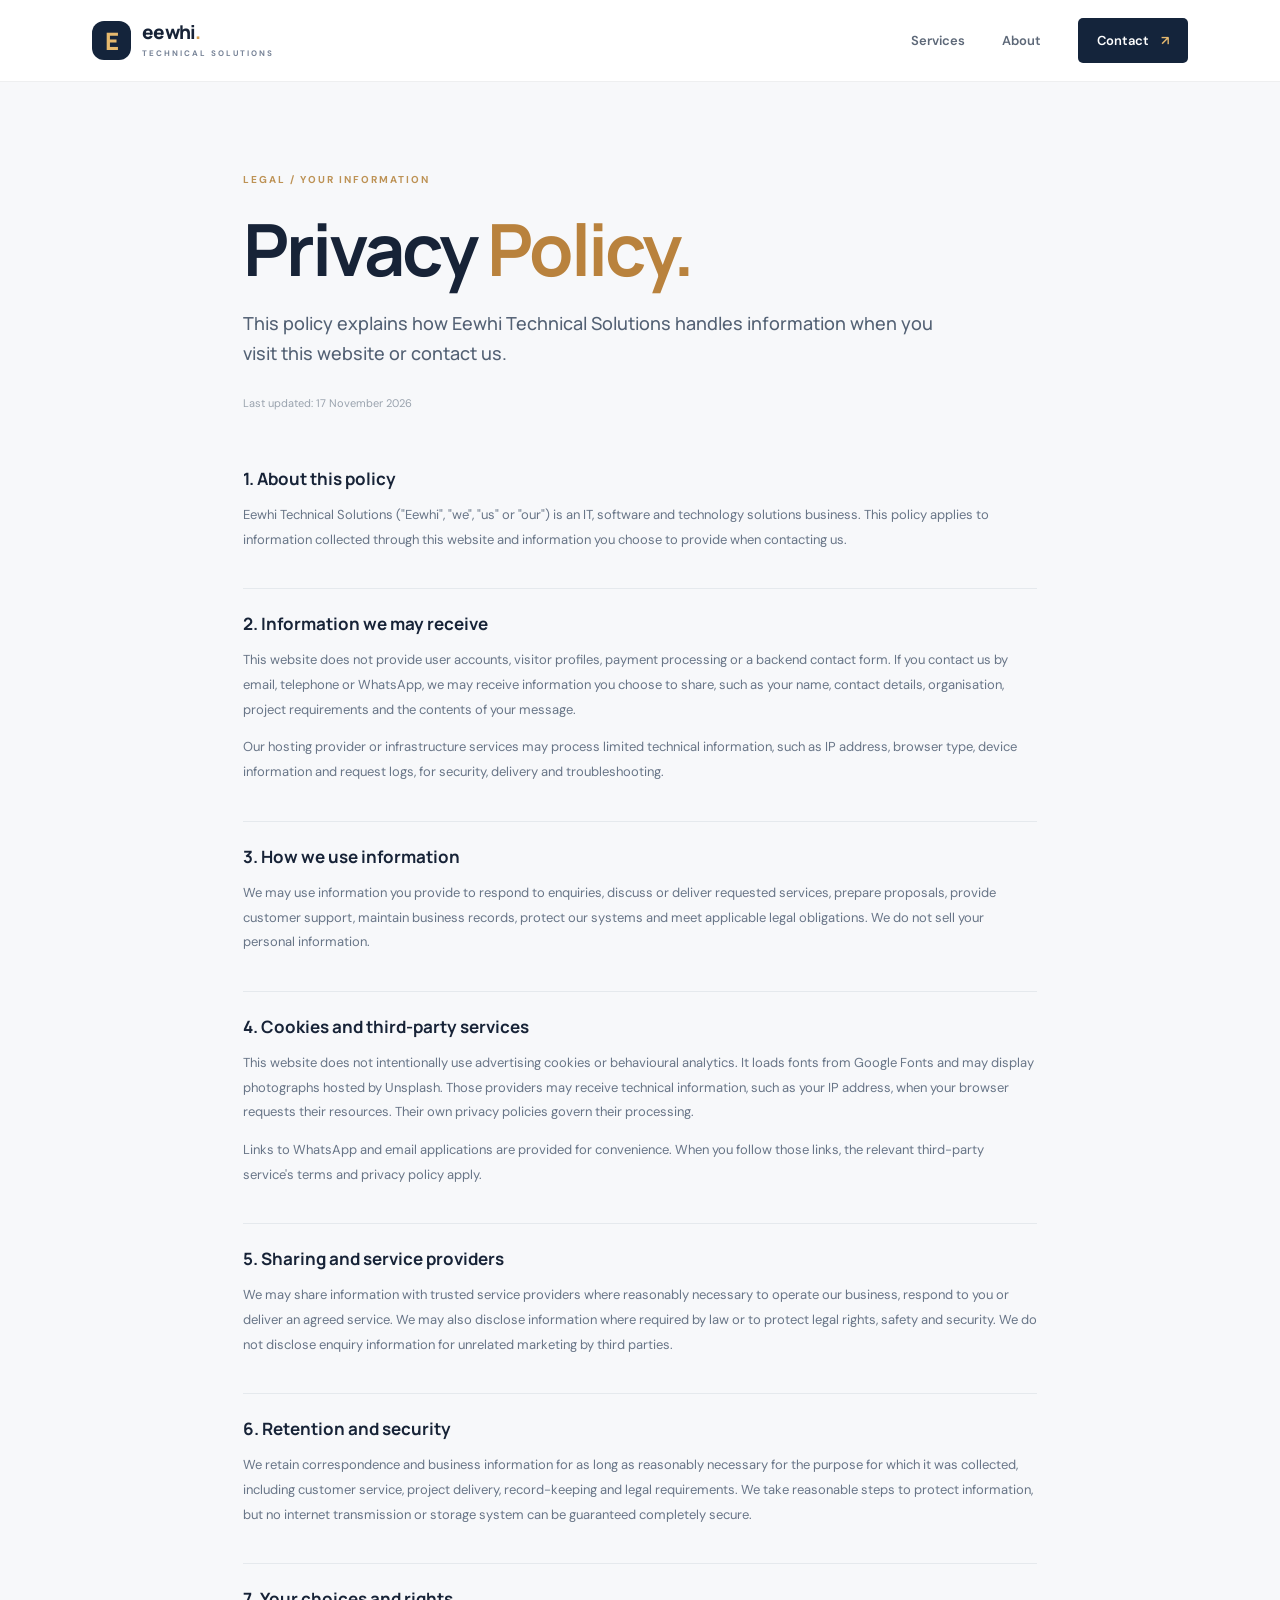
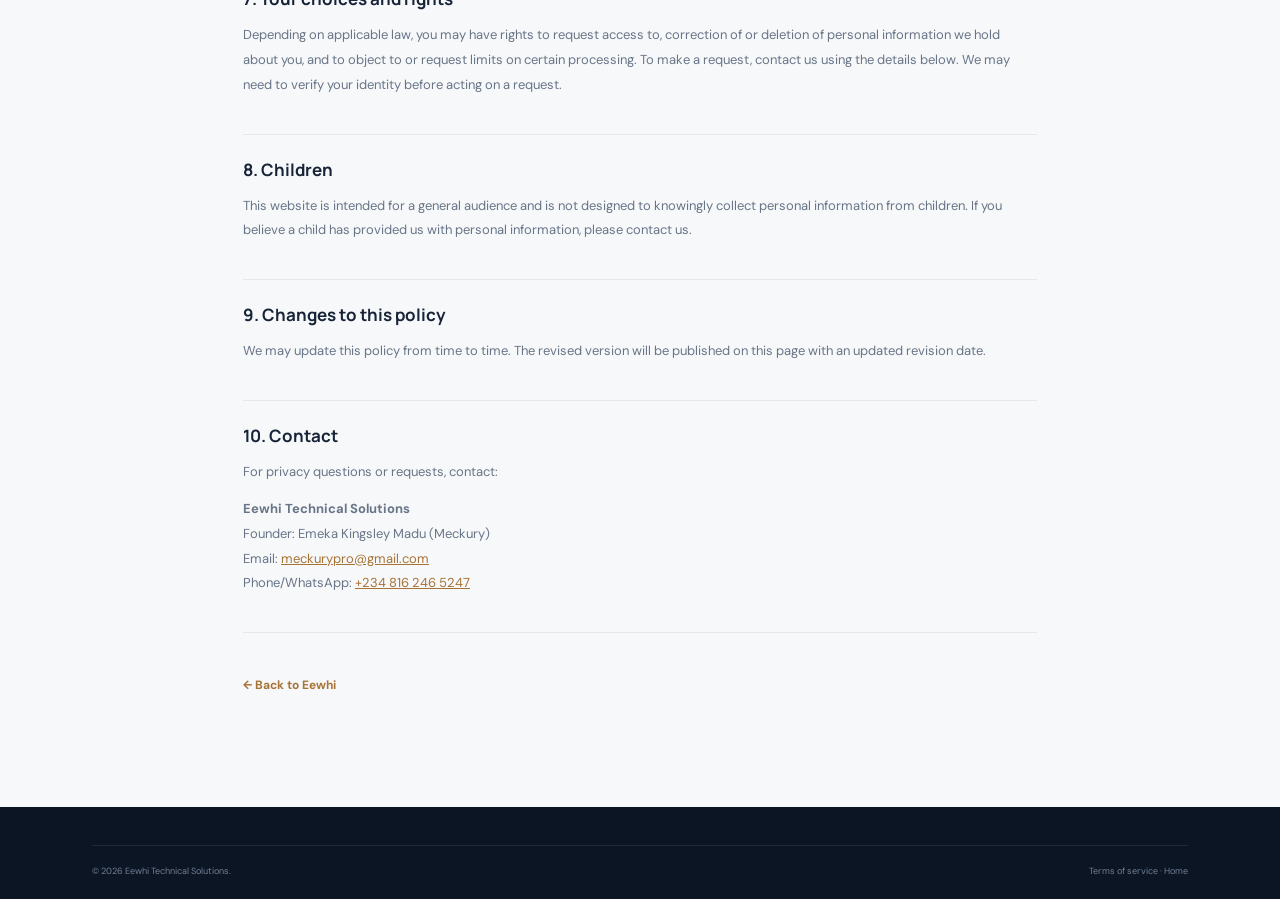
<file: privacy.html>
<!doctype html>
<html lang="en"><head><meta charset="utf-8"><meta name="viewport" content="width=device-width, initial-scale=1"><meta name="theme-color" content="#101b2d"><title>Privacy Policy — Eewhi Technical Solutions</title><link rel="preconnect" href="https://fonts.googleapis.com"><link rel="preconnect" href="https://fonts.gstatic.com" crossorigin><link href="https://fonts.googleapis.com/css2?family=DM+Sans:wght@400;500;600;700&family=Manrope:wght@400;500;600;700;800&display=swap" rel="stylesheet"><link rel="stylesheet" href="assets/styles.css"></head>
<body class="legal-page"><header class="site-header"><a class="brand" href="index.html"><span class="brand-mark">E</span><span class="brand-name">eewhi<span>.</span><small>TECHNICAL SOLUTIONS</small></span></a><nav class="nav"><a href="index.html#services">Services</a><a href="index.html#about">About</a><a href="index.html#contact" class="nav-cta">Contact <span>↗</span></a></nav></header>
<main class="legal-wrap"><div class="section-kicker">LEGAL / YOUR INFORMATION</div><h1>Privacy <em>Policy.</em></h1><p class="legal-lead">This policy explains how Eewhi Technical Solutions handles information when you visit this website or contact us.</p><p class="updated">Last updated: 17 November 2026</p>
<section><h2>1. About this policy</h2><p>Eewhi Technical Solutions ("Eewhi", "we", "us" or "our") is an IT, software and technology solutions business. This policy applies to information collected through this website and information you choose to provide when contacting us.</p></section>
<section><h2>2. Information we may receive</h2><p>This website does not provide user accounts, visitor profiles, payment processing or a backend contact form. If you contact us by email, telephone or WhatsApp, we may receive information you choose to share, such as your name, contact details, organisation, project requirements and the contents of your message.</p><p>Our hosting provider or infrastructure services may process limited technical information, such as IP address, browser type, device information and request logs, for security, delivery and troubleshooting.</p></section>
<section><h2>3. How we use information</h2><p>We may use information you provide to respond to enquiries, discuss or deliver requested services, prepare proposals, provide customer support, maintain business records, protect our systems and meet applicable legal obligations. We do not sell your personal information.</p></section>
<section><h2>4. Cookies and third-party services</h2><p>This website does not intentionally use advertising cookies or behavioural analytics. It loads fonts from Google Fonts and may display photographs hosted by Unsplash. Those providers may receive technical information, such as your IP address, when your browser requests their resources. Their own privacy policies govern their processing.</p><p>Links to WhatsApp and email applications are provided for convenience. When you follow those links, the relevant third-party service's terms and privacy policy apply.</p></section>
<section><h2>5. Sharing and service providers</h2><p>We may share information with trusted service providers where reasonably necessary to operate our business, respond to you or deliver an agreed service. We may also disclose information where required by law or to protect legal rights, safety and security. We do not disclose enquiry information for unrelated marketing by third parties.</p></section>
<section><h2>6. Retention and security</h2><p>We retain correspondence and business information for as long as reasonably necessary for the purpose for which it was collected, including customer service, project delivery, record-keeping and legal requirements. We take reasonable steps to protect information, but no internet transmission or storage system can be guaranteed completely secure.</p></section>
<section><h2>7. Your choices and rights</h2><p>Depending on applicable law, you may have rights to request access to, correction of or deletion of personal information we hold about you, and to object to or request limits on certain processing. To make a request, contact us using the details below. We may need to verify your identity before acting on a request.</p></section>
<section><h2>8. Children</h2><p>This website is intended for a general audience and is not designed to knowingly collect personal information from children. If you believe a child has provided us with personal information, please contact us.</p></section>
<section><h2>9. Changes to this policy</h2><p>We may update this policy from time to time. The revised version will be published on this page with an updated revision date.</p></section>
<section><h2>10. Contact</h2><p>For privacy questions or requests, contact:</p><p><strong>Eewhi Technical Solutions</strong><br>Founder: Emeka Kingsley Madu (Meckury)<br>Email: <a href="mailto:meckurypro@gmail.com">meckurypro@gmail.com</a><br>Phone/WhatsApp: <a href="https://wa.me/2348162465247">+234 816 246 5247</a></p></section>
<a class="back-link" href="index.html">← Back to Eewhi</a></main><footer class="footer"><div class="footer-bottom"><span>© 2026 Eewhi Technical Solutions.</span><span><a href="terms.html">Terms of service</a> · <a href="index.html">Home</a></span></div></footer></body></html>
</file>
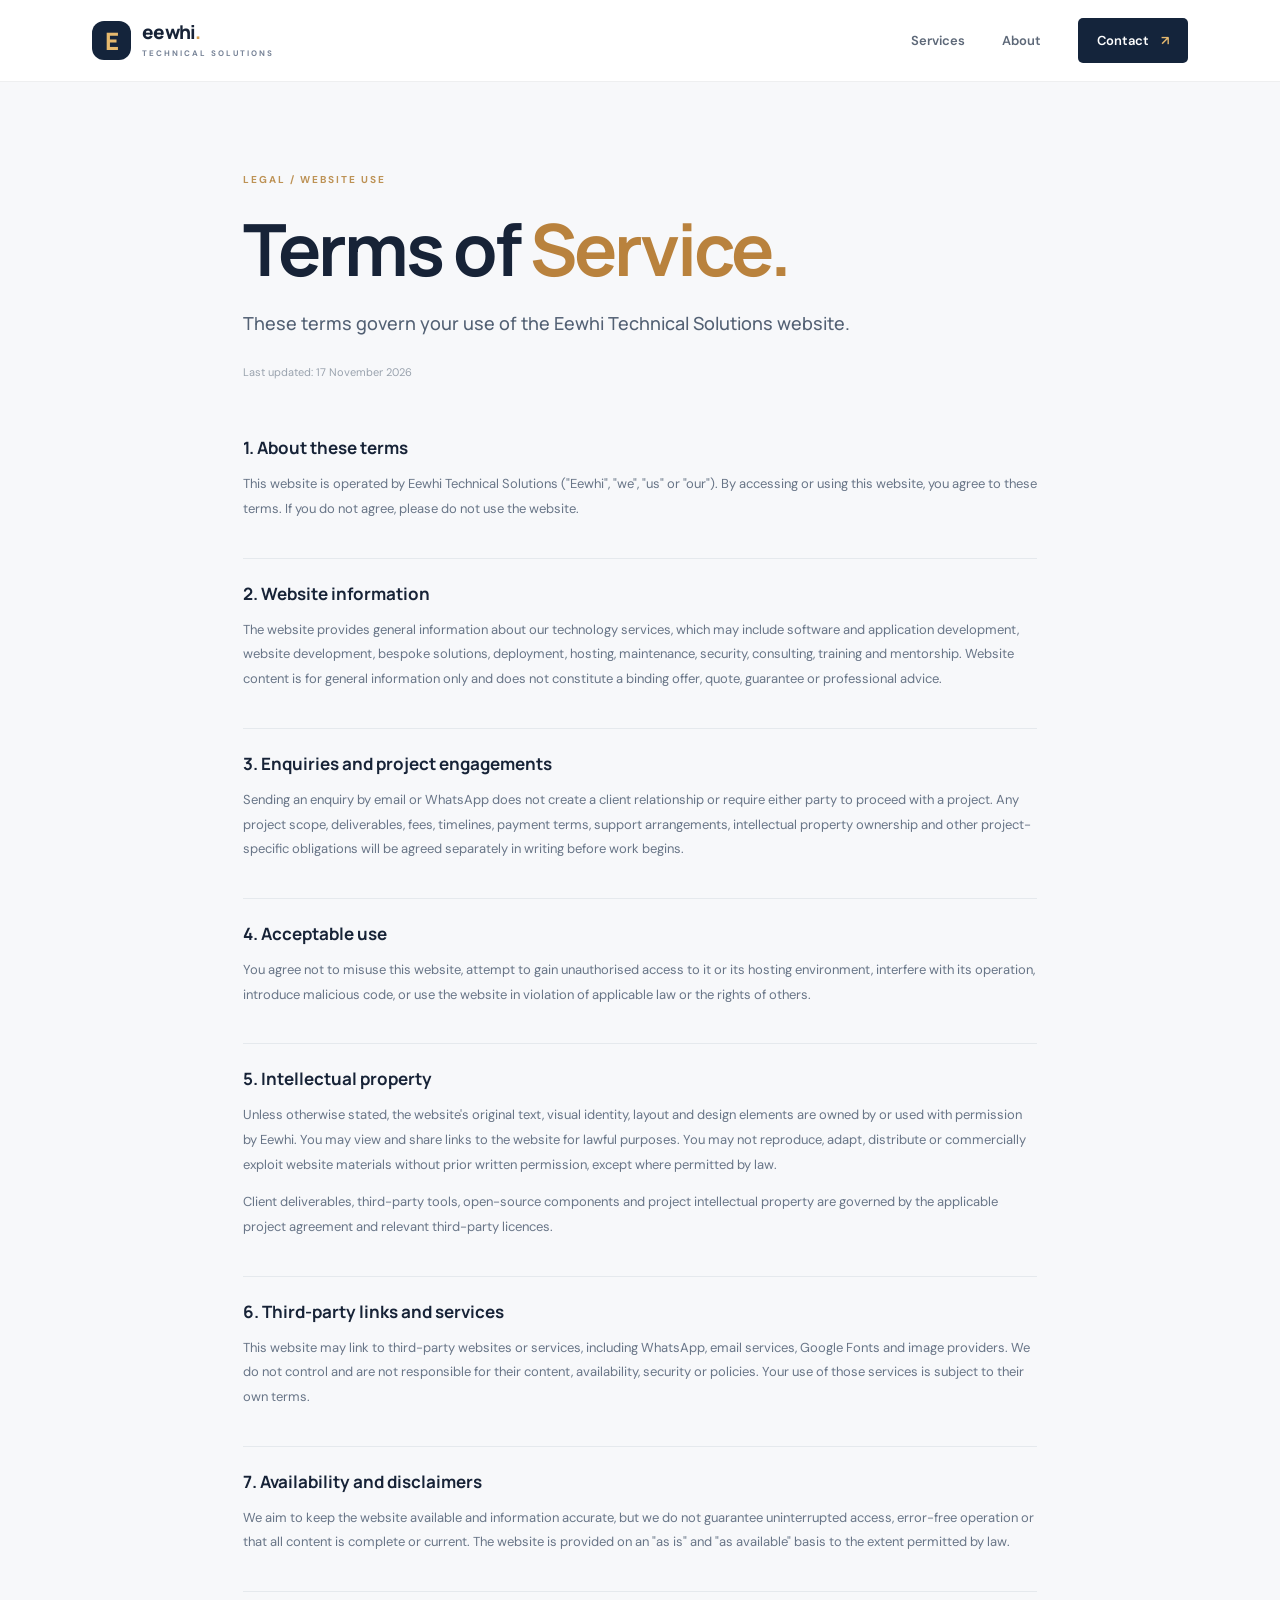
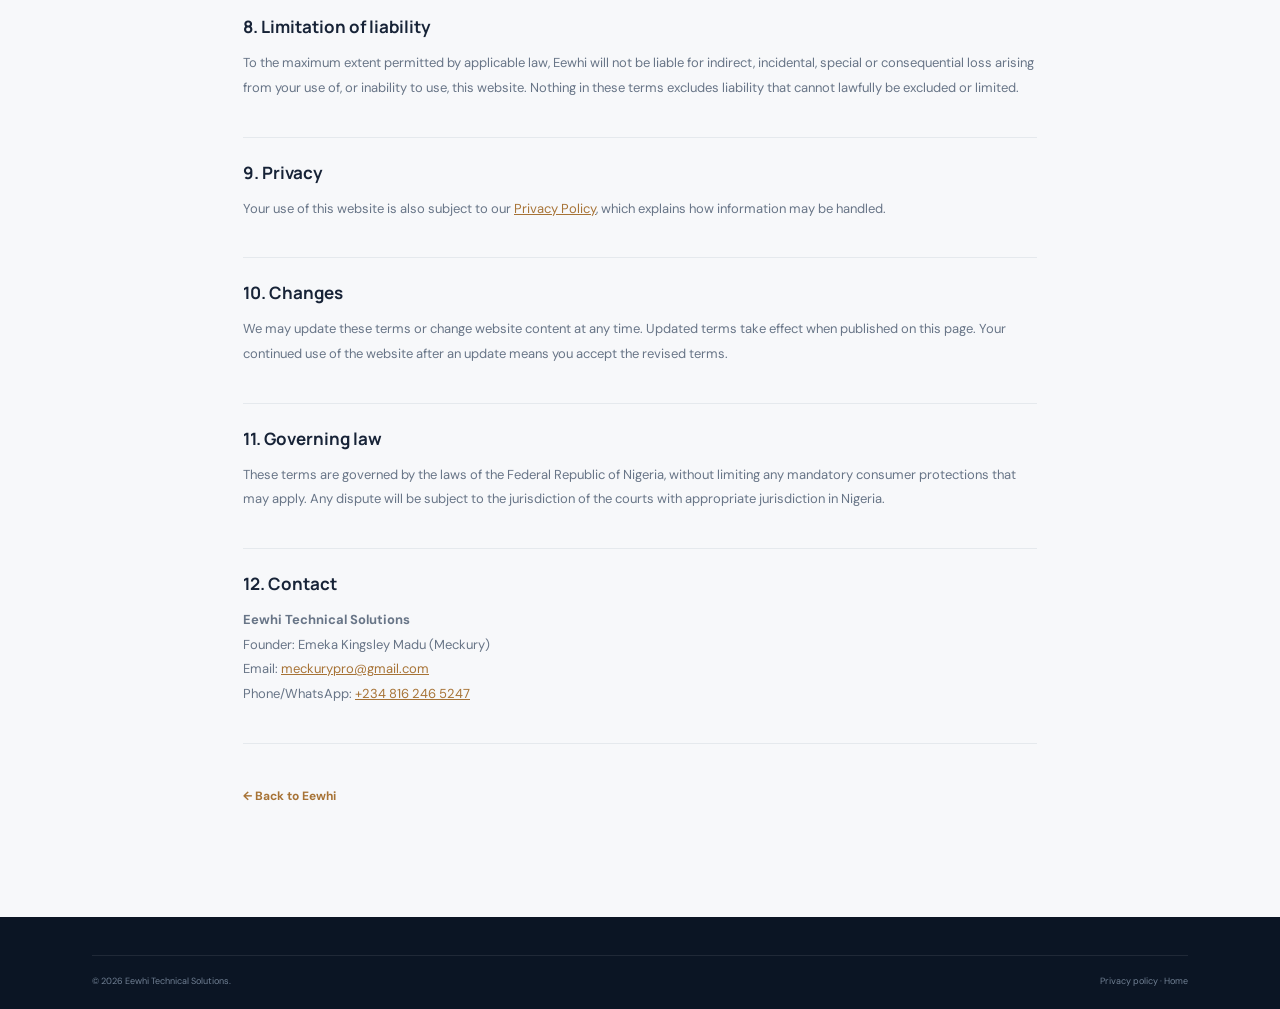
<file: terms.html>
<!doctype html>
<html lang="en"><head><meta charset="utf-8"><meta name="viewport" content="width=device-width, initial-scale=1"><meta name="theme-color" content="#101b2d"><title>Terms of Service — Eewhi Technical Solutions</title><link rel="preconnect" href="https://fonts.googleapis.com"><link rel="preconnect" href="https://fonts.gstatic.com" crossorigin><link href="https://fonts.googleapis.com/css2?family=DM+Sans:wght@400;500;600;700&family=Manrope:wght@400;500;600;700;800&display=swap" rel="stylesheet"><link rel="stylesheet" href="assets/styles.css"></head>
<body class="legal-page"><header class="site-header"><a class="brand" href="index.html"><span class="brand-mark">E</span><span class="brand-name">eewhi<span>.</span><small>TECHNICAL SOLUTIONS</small></span></a><nav class="nav"><a href="index.html#services">Services</a><a href="index.html#about">About</a><a href="index.html#contact" class="nav-cta">Contact <span>↗</span></a></nav></header>
<main class="legal-wrap"><div class="section-kicker">LEGAL / WEBSITE USE</div><h1>Terms of <em>Service.</em></h1><p class="legal-lead">These terms govern your use of the Eewhi Technical Solutions website.</p><p class="updated">Last updated: 17 November 2026</p>
<section><h2>1. About these terms</h2><p>This website is operated by Eewhi Technical Solutions ("Eewhi", "we", "us" or "our"). By accessing or using this website, you agree to these terms. If you do not agree, please do not use the website.</p></section>
<section><h2>2. Website information</h2><p>The website provides general information about our technology services, which may include software and application development, website development, bespoke solutions, deployment, hosting, maintenance, security, consulting, training and mentorship. Website content is for general information only and does not constitute a binding offer, quote, guarantee or professional advice.</p></section>
<section><h2>3. Enquiries and project engagements</h2><p>Sending an enquiry by email or WhatsApp does not create a client relationship or require either party to proceed with a project. Any project scope, deliverables, fees, timelines, payment terms, support arrangements, intellectual property ownership and other project-specific obligations will be agreed separately in writing before work begins.</p></section>
<section><h2>4. Acceptable use</h2><p>You agree not to misuse this website, attempt to gain unauthorised access to it or its hosting environment, interfere with its operation, introduce malicious code, or use the website in violation of applicable law or the rights of others.</p></section>
<section><h2>5. Intellectual property</h2><p>Unless otherwise stated, the website's original text, visual identity, layout and design elements are owned by or used with permission by Eewhi. You may view and share links to the website for lawful purposes. You may not reproduce, adapt, distribute or commercially exploit website materials without prior written permission, except where permitted by law.</p><p>Client deliverables, third-party tools, open-source components and project intellectual property are governed by the applicable project agreement and relevant third-party licences.</p></section>
<section><h2>6. Third-party links and services</h2><p>This website may link to third-party websites or services, including WhatsApp, email services, Google Fonts and image providers. We do not control and are not responsible for their content, availability, security or policies. Your use of those services is subject to their own terms.</p></section>
<section><h2>7. Availability and disclaimers</h2><p>We aim to keep the website available and information accurate, but we do not guarantee uninterrupted access, error-free operation or that all content is complete or current. The website is provided on an "as is" and "as available" basis to the extent permitted by law.</p></section>
<section><h2>8. Limitation of liability</h2><p>To the maximum extent permitted by applicable law, Eewhi will not be liable for indirect, incidental, special or consequential loss arising from your use of, or inability to use, this website. Nothing in these terms excludes liability that cannot lawfully be excluded or limited.</p></section>
<section><h2>9. Privacy</h2><p>Your use of this website is also subject to our <a href="privacy.html">Privacy Policy</a>, which explains how information may be handled.</p></section>
<section><h2>10. Changes</h2><p>We may update these terms or change website content at any time. Updated terms take effect when published on this page. Your continued use of the website after an update means you accept the revised terms.</p></section>
<section><h2>11. Governing law</h2><p>These terms are governed by the laws of the Federal Republic of Nigeria, without limiting any mandatory consumer protections that may apply. Any dispute will be subject to the jurisdiction of the courts with appropriate jurisdiction in Nigeria.</p></section>
<section><h2>12. Contact</h2><p><strong>Eewhi Technical Solutions</strong><br>Founder: Emeka Kingsley Madu (Meckury)<br>Email: <a href="mailto:meckurypro@gmail.com">meckurypro@gmail.com</a><br>Phone/WhatsApp: <a href="https://wa.me/2348162465247">+234 816 246 5247</a></p></section>
<a class="back-link" href="index.html">← Back to Eewhi</a></main><footer class="footer"><div class="footer-bottom"><span>© 2026 Eewhi Technical Solutions.</span><span><a href="privacy.html">Privacy policy</a> · <a href="index.html">Home</a></span></div></footer></body></html>
</file>
<file: assets/styles.css>
*{box-sizing:border-box}html{scroll-behavior:smooth;scroll-padding-top:90px}body{margin:0;background:#f7f8fa;color:#172337;font-family:"DM Sans",sans-serif;font-size:15px;line-height:1.65}a{color:inherit;text-decoration:none}.site-header{height:82px;padding:0 7.2%;display:flex;align-items:center;justify-content:space-between;background:#fff;position:sticky;top:0;z-index:20;border-bottom:1px solid rgba(16,27,45,.07)}.brand{display:flex;align-items:center;gap:11px}.brand-mark{width:39px;height:39px;border-radius:12px;background:#14243b;color:#e6b96e;display:grid;place-items:center;font:800 24px Manrope;position:relative}.brand-name{font:800 19px Manrope;letter-spacing:-.8px;line-height:1.05}.brand-name>span{color:#d39b4f}.brand-name small{display:block;font:700 8px "DM Sans";letter-spacing:2px;color:#778397;margin-top:5px}.nav{display:flex;align-items:center;gap:37px;font-size:13px;font-weight:600;color:#5d6878}.nav a:hover{color:#b27c36}.nav .nav-cta{background:#14243b;color:white;padding:12px 19px;border-radius:5px}.nav-cta span{color:#e6b96e;margin-left:9px}.menu-toggle{display:none}.announcement{height:33px;background:#0c1728;color:#b7c1d0;display:flex;align-items:center;justify-content:center;font-size:10px;letter-spacing:1.1px;text-transform:uppercase}.pulse,.panel-dot{width:7px;height:7px;border-radius:50%;background:#d6a55d;display:inline-block;margin-right:10px;box-shadow:0 0 0 4px #d6a55d22}.hero{min-height:660px;background:#101d31;color:#fff;position:relative;overflow:hidden;padding:94px 7.2% 75px;display:grid;grid-template-columns:1fr .88fr;align-items:center;gap:5%;isolation:isolate}.hero-glow{position:absolute;border-radius:50%;filter:blur(2px);z-index:-1}.glow-one{width:580px;height:580px;background:radial-gradient(circle,#29476566,transparent 68%);top:-240px;left:26%}.glow-two{width:500px;height:500px;background:radial-gradient(circle,#b77f3b22,transparent 70%);right:-180px;bottom:-260px}.hero-content{max-width:620px;z-index:2}.eyebrow,.section-kicker{font-size:10px;font-weight:700;letter-spacing:2px;color:#bd9255;display:flex;align-items:center;gap:12px}.eyebrow-line{height:1px;width:30px;background:#bd9255}.hero h1{font:700 clamp(48px,6.2vw,82px)/1.07 Manrope;letter-spacing:-4.5px;margin:28px 0 24px}.hero h1 em,.intro h2 em,.approach h2 em,.about h2 em,.bespoke-inner h2 em,.contact-copy h2 em,.legal-wrap h1 em{font-style:normal;color:#d9ad6b}.hero-copy{max-width:505px;color:#b8c3d1;font-size:17px;line-height:1.8}.hero-actions{display:flex;align-items:center;gap:28px;margin-top:35px}.button{display:inline-flex;align-items:center;gap:28px;padding:15px 21px;border-radius:4px;font-size:12px;font-weight:700;transition:.2s}.button:hover{transform:translateY(-3px)}.button-light{background:#e5b96f;color:#14243b}.button-light span{font-size:17px}.text-link{font-size:12px;color:#d4dce5}.text-link span{color:#d9ad6b;margin-left:8px}.hero-proof{display:flex;align-items:center;gap:14px;margin-top:62px;color:#9eacbd;font-size:11px}.proof-avatars{display:flex}.proof-avatars b{width:27px;height:27px;border-radius:50%;border:2px solid #101d31;background:#344d68;color:#f0c987;display:grid;place-items:center;font-size:9px;margin-left:-6px}.proof-avatars b:first-child{margin-left:0;background:#a97842;color:#fff}.hero-visual{height:445px;position:relative;border-radius:5px;overflow:visible}.visual-image{position:absolute;inset:0;border-radius:5px;background:url("https://images.unsplash.com/photo-1497366811353-6870744d04b2?auto=format&fit=crop&w=1400&q=90") center/cover;filter:saturate(.65)}.visual-shade{position:absolute;inset:0;border-radius:5px;background:linear-gradient(145deg,#13243b22,#101d31aa)}.floating-card{position:absolute;background:#fff;color:#172337;border-radius:5px;box-shadow:0 15px 50px #0003;padding:15px 17px;display:flex;align-items:center;gap:12px}.floating-card strong,.floating-card small{display:block}.floating-card strong{font:700 12px Manrope}.floating-card small{font-size:10px;color:#8590a0;margin-top:3px}.card-top{top:43px;left:-35px}.card-icon{width:35px;height:35px;border-radius:8px;background:#f5eddf;color:#a97634;display:grid;place-items:center;font-size:20px}.card-bottom{bottom:39px;right:-30px;min-width:240px}.status-dot{width:8px;height:8px;border-radius:50%;background:#48ad7c;box-shadow:0 0 0 5px #48ad7c20}.arrow-round{margin-left:auto;width:27px;height:27px;border-radius:50%;background:#f3f5f7;display:grid;place-items:center}.visual-caption{position:absolute;bottom:15px;left:20px;right:20px;display:flex;justify-content:space-between;color:#e1e7ed;font-size:8px;letter-spacing:1.6px}.hero-bottom{position:absolute;bottom:22px;left:7.2%;right:7.2%;display:flex;align-items:center;gap:15px;color:#78889c;font-size:8px;letter-spacing:1.6px}.scroll-line{width:48px;height:1px;background:#b98b50}.hero-bottom span:last-child{margin-left:auto}.section-wrap{padding:115px 7.2%;max-width:1600px;margin:auto}.intro{padding-top:112px;padding-bottom:120px}.intro-grid{display:grid;grid-template-columns:1fr .8fr;gap:12%;margin-top:30px}.intro h2,.section-heading h2,.approach h2,.about h2{font:700 clamp(34px,4vw,52px)/1.2 Manrope;letter-spacing:-2px;margin:0}.intro h2 em,.approach h2 em,.about h2 em{color:#b9823d}.large-copy{font:500 19px/1.7 Manrope;color:#26364a;margin:0 0 16px}.intro-grid p:not(.large-copy),.about-grid p:not(.large-copy){color:#788393;font-size:14px;line-height:1.9}.services-section{background:#eef1f4;padding:105px 0 115px}.section-heading{display:flex;align-items:end;justify-content:space-between;margin:25px 0 42px}.section-heading h2{margin-top:13px}.section-heading>p{max-width:330px;color:#748092;font-size:13px;margin:0 0 5px}.service-grid{display:grid;grid-template-columns:repeat(4,1fr);gap:13px}.service-card{min-height:275px;background:#fff;padding:27px 24px 24px;position:relative;overflow:hidden;border:1px solid #e7eaee;transition:.25s}.service-card:hover{transform:translateY(-5px);box-shadow:0 15px 35px #1b2b4110}.service-featured{background:#14243b;color:#fff;border-color:#14243b}.service-number{font-size:10px;color:#a5afbc;letter-spacing:1px}.service-featured .service-number{color:#b9c5d2}.service-icon{font-size:27px;color:#bc8b4b;margin:22px 0 15px}.service-card h3{font:700 17px/1.3 Manrope;letter-spacing:-.4px;margin:0 0 10px}.service-card p{font-size:12px;line-height:1.75;color:#7e8997;margin:0 0 22px}.service-featured p{color:#b4c0cf}.card-link{position:absolute;bottom:23px;left:24px;font-size:10px;font-weight:700;color:#b17c3c}.card-link span{margin-left:9px}.service-featured .card-link{color:#e2b66e}.service-orb{position:absolute;width:160px;height:160px;border:1px solid #ffffff12;border-radius:50%;right:-70px;top:-70px;box-shadow:0 0 0 22px #ffffff08,0 0 0 44px #ffffff05}.approach{display:grid;grid-template-columns:1fr 1fr;gap:9%;align-items:center;padding-top:125px;padding-bottom:125px}.approach-image{height:590px;position:relative}.approach-image img{width:100%;height:100%;object-fit:cover;filter:saturate(.65)}.image-label{position:absolute;bottom:20px;left:20px;background:#14243b;color:#e7bd78;padding:12px 16px;font-size:9px;letter-spacing:1.6px}.approach h2{margin:20px 0}.muted{color:#7c8796;font-size:13px;line-height:1.8}.steps{margin-top:32px}.step{display:flex;gap:22px;padding:17px 0;border-top:1px solid #e4e8ec}.step>span{font:700 11px Manrope;color:#b27c3e;padding-top:3px}.step h3{font:700 14px Manrope;margin:0 0 4px}.step p{font-size:11px;color:#7c8796;margin:0}.bespoke-band{background:#172940;color:#fff;position:relative;overflow:hidden;padding:100px 7.2%;isolation:isolate}.bespoke-bg{position:absolute;z-index:-1;inset:0;background:linear-gradient(90deg,#14243bf2 20%,#14243bd9 65%,#14243b88),url("https://images.unsplash.com/photo-1519389950473-47ba0277781c?auto=format&fit=crop&w=1800&q=85") center/cover;opacity:.8}.bespoke-inner{max-width:750px}.light-kicker{color:#d8ad6c}.bespoke-inner h2,.contact-copy h2{font:700 clamp(38px,5vw,62px)/1.15 Manrope;letter-spacing:-2.8px;margin:22px 0}.bespoke-inner h2 em{color:#d8ad6c}.bespoke-inner p{color:#bdc8d5;max-width:500px;font-size:14px;line-height:1.8;margin-bottom:30px}.about{padding-top:115px;padding-bottom:125px}.about-grid{display:grid;grid-template-columns:1fr 1fr;gap:12%;margin-top:32px}.about-grid>div:last-child{max-width:590px}.founder{display:flex;align-items:center;gap:14px;margin-top:32px;padding-top:25px;border-top:1px solid #e3e7eb}.founder-monogram{width:43px;height:43px;border-radius:50%;background:#172940;color:#e3b66d;display:grid;place-items:center;font:700 12px Manrope}.founder strong,.founder span{display:block}.founder strong{font:700 12px Manrope}.founder span{font-size:10px;color:#8792a0;margin-top:3px}.contact-section{background:#101d31;color:#fff;padding:100px 7.2%}.contact-wrap{max-width:1250px;margin:auto;display:grid;grid-template-columns:1fr .8fr;gap:12%;align-items:center}.contact-copy h2{font-size:clamp(48px,6vw,76px);margin:22px 0}.contact-copy>p{color:#b5c1cf;max-width:420px;font-size:14px;line-height:1.8}.contact-details{display:flex;gap:35px;margin-top:45px}.contact-details a{font-size:12px;color:#e4e9ef}.contact-details span{display:block;font-size:8px;letter-spacing:1.6px;color:#b98a4e;margin-bottom:7px}.contact-panel{background:#fff;color:#172337;padding:34px;border-radius:5px}.panel-top{display:flex;justify-content:space-between;align-items:center;font-size:9px;font-weight:700;letter-spacing:1.5px;color:#8792a0}.panel-dot{margin:0;background:#53ad7c;box-shadow:0 0 0 4px #53ad7c20}.contact-panel h3{font:700 24px Manrope;letter-spacing:-.8px;margin:26px 0 5px}.contact-panel>p{font-size:12px;color:#7f8997;margin:0 0 25px}.contact-option{display:flex;align-items:center;gap:14px;padding:17px 0;border-top:1px solid #e9ecef}.option-icon{width:39px;height:39px;border-radius:7px;background:#f3f5f7;color:#a9793e;display:grid;place-items:center;font-size:18px}.contact-option strong,.contact-option small{display:block}.contact-option strong{font:700 12px Manrope}.contact-option small{font-size:10px;color:#8993a0;margin-top:3px}.contact-option>b{margin-left:auto;color:#b17d40}.whatsapp-option .option-icon{background:#eaf7ef;color:#219b5b}.panel-note{border-top:1px solid #e9ecef;padding-top:17px;margin-top:6px;font-size:9px;color:#929ba7}.footer{background:#0b1524;color:#aab5c3;padding:38px 7.2% 20px}.footer-main{display:flex;align-items:center;justify-content:space-between;padding-bottom:34px}.footer-brand .brand-mark{background:#20344d}.footer-brand .brand-name{color:#fff}.footer-main>p{font-size:11px;line-height:1.7;color:#8794a5}.footer-links{display:flex;gap:22px;font-size:10px}.footer-links a:hover,.footer-bottom a:hover{color:#e3b66d}.footer-bottom{border-top:1px solid #ffffff16;padding-top:18px;display:flex;justify-content:space-between;font-size:9px;color:#718094}.legal-page{background:#f7f8fa}.legal-wrap{max-width:850px;margin:0 auto;padding:90px 28px 110px}.legal-wrap h1{font:700 clamp(45px,7vw,72px)/1.1 Manrope;letter-spacing:-3px;margin:20px 0}.legal-wrap h1 em{color:#b9823d}.legal-lead{font:500 18px/1.7 Manrope;color:#536174;max-width:700px}.updated{font-size:11px;color:#9aa3ae;margin:25px 0 55px}.legal-wrap section{padding:0 0 23px;margin-bottom:23px;border-bottom:1px solid #e5e9ed}.legal-wrap section h2{font:700 17px Manrope;margin:0 0 9px}.legal-wrap section p{font-size:13px;line-height:1.9;color:#687587}.legal-wrap section a{color:#a77336;text-decoration:underline}.back-link{display:inline-block;margin-top:20px;font-size:12px;font-weight:700;color:#a77336}.legal-page .footer{padding-left:7.2%;padding-right:7.2%}
@media(max-width:1000px){.hero{grid-template-columns:1fr .8fr;padding-top:80px}.hero-visual{height:390px}.service-grid{grid-template-columns:repeat(2,1fr)}.approach{gap:6%}.approach-image{height:520px}.contact-wrap{gap:7%}.contact-details{flex-direction:column;gap:15px}}
@media(max-width:700px){.site-header{height:70px;padding:0 6%}.menu-toggle{display:flex;width:38px;height:38px;border:0;background:#f2f4f6;border-radius:5px;flex-direction:column;justify-content:center;align-items:center;gap:5px}.menu-toggle span{width:16px;height:1.5px;background:#172940}.nav{display:none;position:absolute;top:70px;left:0;right:0;background:#fff;padding:20px 6% 25px;box-shadow:0 12px 20px #17294012;flex-direction:column;align-items:stretch;gap:17px}.nav.is-open{display:flex}.nav .nav-cta{text-align:center}.announcement{font-size:8px;letter-spacing:.7px}.hero{display:block;padding:75px 6% 85px;min-height:auto}.hero h1{font-size:54px;letter-spacing:-3px}.hero-copy{font-size:15px}.hero-visual{height:310px;margin:65px 8px 25px 20px}.card-top{left:-20px;top:25px}.card-bottom{right:-15px;bottom:25px;min-width:215px}.hero-bottom{left:6%;right:6%;font-size:7px;gap:8px}.hero-proof{margin-top:42px}.section-wrap{padding:78px 6%}.intro-grid,.about-grid{grid-template-columns:1fr;gap:25px}.intro h2,.section-heading h2,.approach h2,.about h2{font-size:38px}.services-section{padding:78px 0}.section-heading{display:block}.section-heading>p{margin-top:15px}.service-grid{grid-template-columns:1fr}.service-card{min-height:250px}.approach{grid-template-columns:1fr;gap:42px}.approach-image{height:360px}.approach-copy{order:-1}.bespoke-band{padding:78px 6%}.bespoke-inner h2{font-size:42px}.about{padding-top:78px;padding-bottom:85px}.contact-section{padding:78px 6%}.contact-wrap{grid-template-columns:1fr;gap:45px}.contact-copy h2{font-size:58px}.contact-details{flex-direction:row;flex-wrap:wrap;gap:25px}.contact-panel{padding:25px}.footer{padding:32px 6% 18px}.footer-main{align-items:flex-start;gap:25px;flex-wrap:wrap}.footer-main>p{margin:4px 0}.footer-links{width:100%;flex-wrap:wrap;gap:15px 22px}.footer-bottom{gap:12px;flex-direction:column}.legal-wrap{padding:65px 6% 80px}.legal-wrap h1{font-size:53px}.legal-page .site-header .nav{display:none}.legal-page .site-header .nav.is-open{display:flex}}
@media(prefers-reduced-motion:reduce){html{scroll-behavior:auto}*,*::before,*::after{transition:none!important}}
</file>
